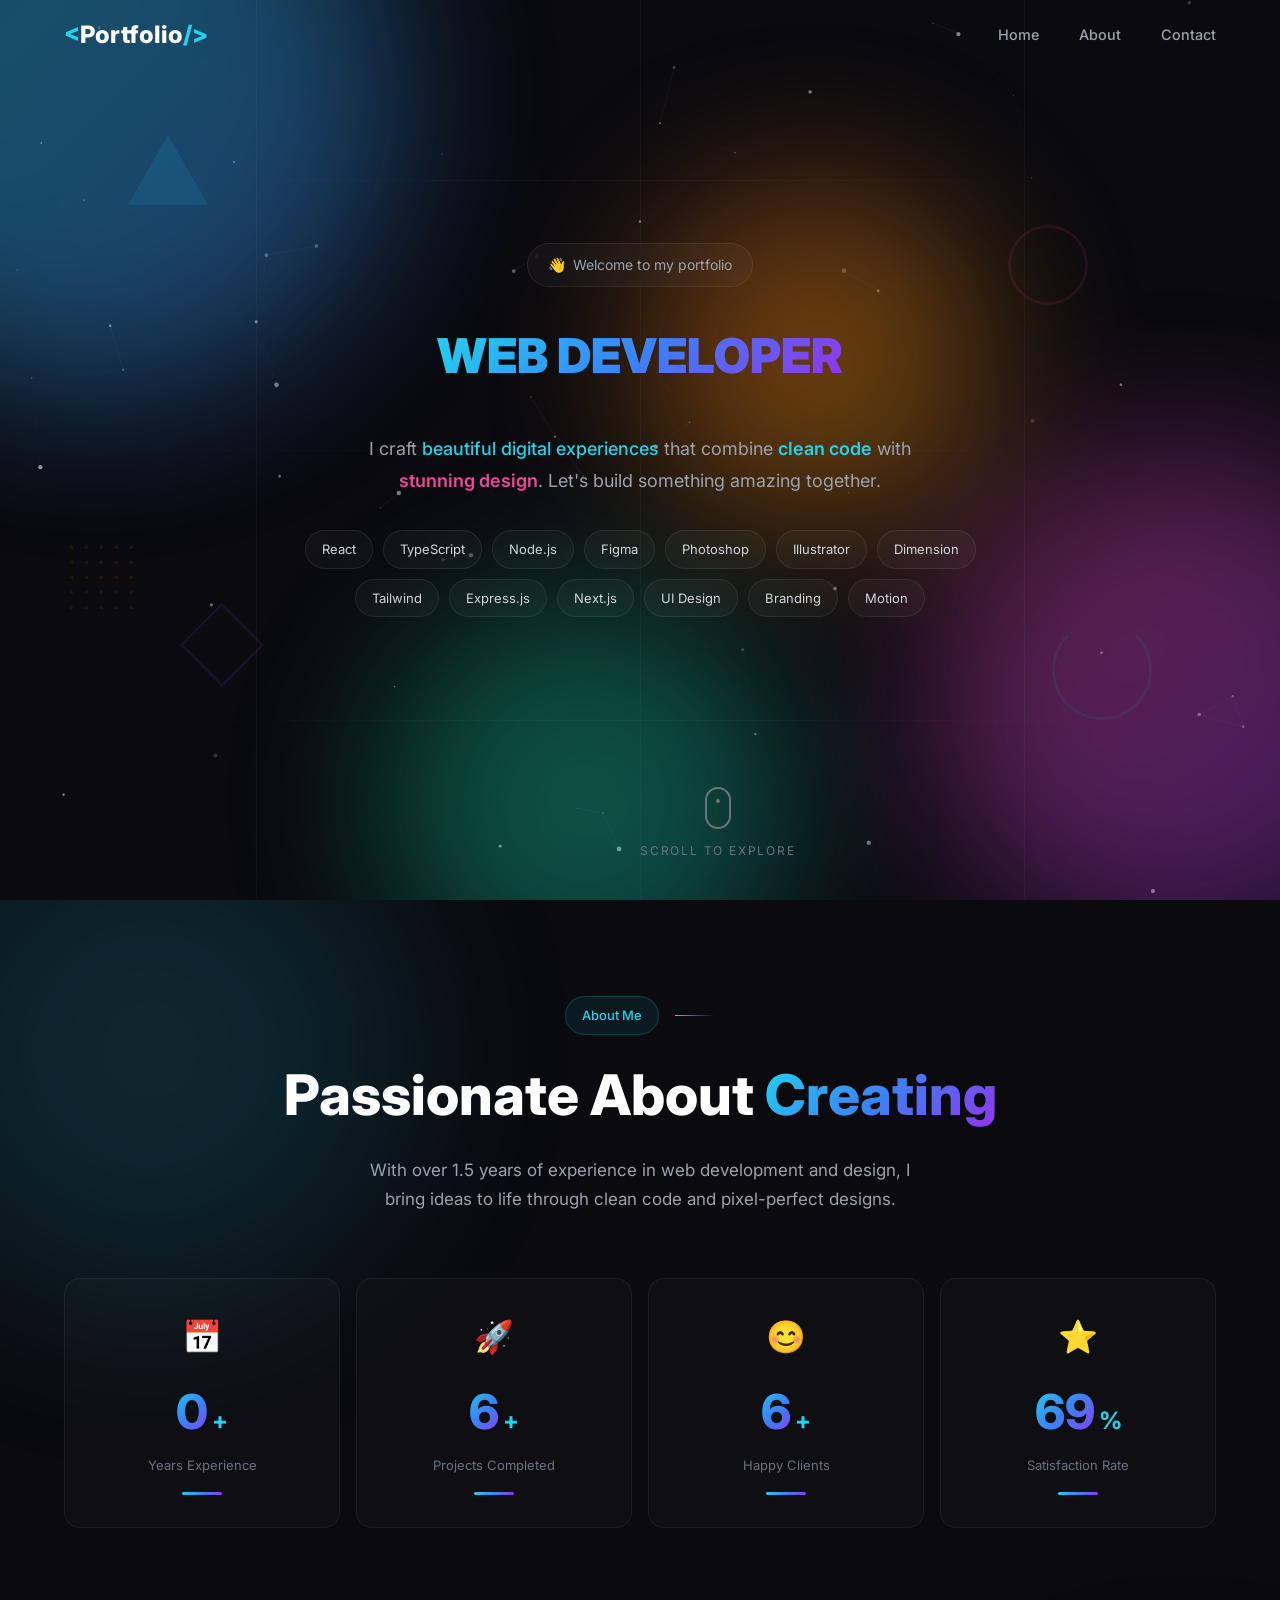
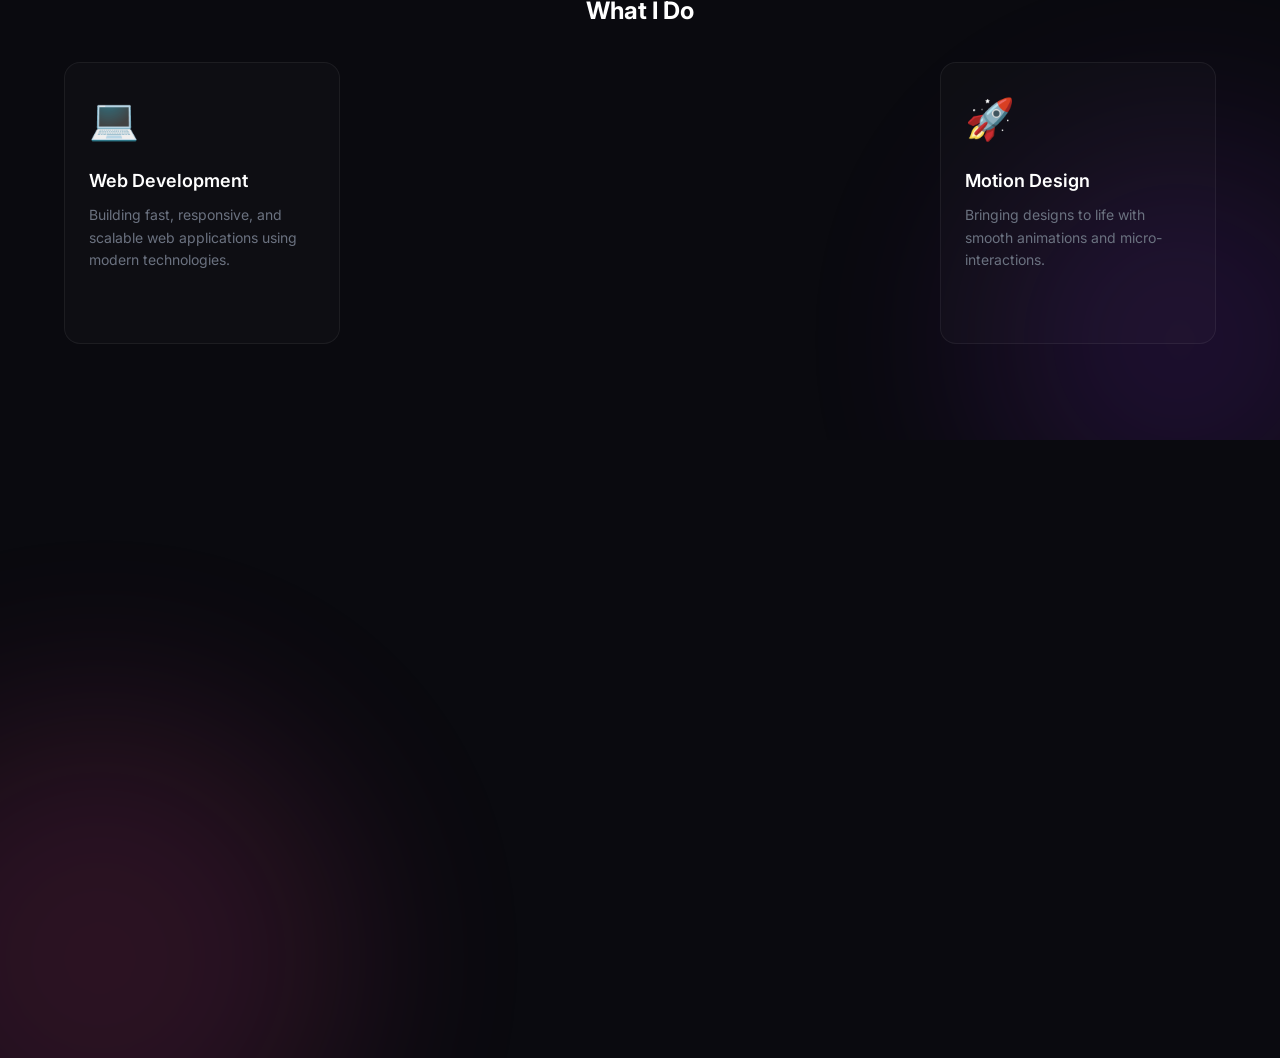
<file: index.html>
<!DOCTYPE html>
<html lang="en">
<head>
    <meta charset="UTF-8">
    <meta name="viewport" content="width=device-width, initial-scale=1.0">
    <title>Alex | Web Developer & Graphic Designer</title>
    <link rel="stylesheet" href="style.css">
    <link rel="preconnect" href="https://fonts.googleapis.com">
    <link rel="preconnect" href="https://fonts.gstatic.com" crossorigin>
    <link href="https://fonts.googleapis.com/css2?family=Inter:wght@300;400;500;600;700;800;900&display=swap" rel="stylesheet">
</head>
<body>
    <!-- Animated Background Canvas -->
    <canvas id="particleCanvas" class="particle-canvas"></canvas>
    
    <!-- Animated Gradient Mesh Background -->
    <div class="gradient-mesh">
        <div class="mesh-blob mesh-blob-1"></div>
        <div class="mesh-blob mesh-blob-2"></div>
        <div class="mesh-blob mesh-blob-3"></div>
        <div class="mesh-blob mesh-blob-4"></div>
    </div>

    <!-- Navigation -->
    <nav class="navbar" id="navbar">
        <div class="nav-container">
            <a href="#" class="logo">
                <span class="logo-bracket">&lt;</span>Portfolio<span class="logo-bracket">/&gt;</span>
            </a>
            <ul class="nav-links">
                <li><a href="#home" class="nav-link">Home</a></li>
                <li><a href="#about" class="nav-link">About</a></li>
               <!-- <li><a href="#projects" class="nav-link">Projects</a></li>-->
                <li><a href="#contact" class="nav-link">Contact</a></li>
            </ul>
            <a href="#contact" class="nav-cta">Hire Me</a>
            <button class="mobile-menu-btn" id="mobileMenuBtn" aria-label="Toggle menu">
                <span class="menu-line"></span>
                <span class="menu-line"></span>
                <span class="menu-line"></span>
            </button>
        </div>
    </nav>

    <!-- Mobile Menu -->
    <div class="mobile-menu" id="mobileMenu">
        <div class="mobile-menu-bg"></div>
        <a href="#home" class="mobile-link" style="--delay: 0.1s">Home</a>
        <a href="#about" class="mobile-link" style="--delay: 0.2s">About</a>
        <!-- <a href="#projects" class="mobile-link" style="--delay: 0.3s">Projects</a> -->
        <a href="#contact" class="mobile-link" style="--delay: 0.4s">Contact</a>
        <a href="#contact" class="mobile-cta" style="--delay: 0.5s">Hire Me</a>
    </div>

    <!-- Hero Section -->
    <section class="hero" id="home">
        <!-- Floating Geometric Shapes -->
        <div class="shape shape-triangle"></div>
        <div class="shape shape-circle"></div>
        <div class="shape shape-square"></div>
        <div class="shape shape-ring"></div>
        <div class="shape shape-dots"></div>

        <!-- Animated Grid Lines -->
        <div class="grid-lines">
            <div class="grid-line grid-line-h"></div>
            <div class="grid-line grid-line-h"></div>
            <div class="grid-line grid-line-h"></div>
            <div class="grid-line grid-line-v"></div>
            <div class="grid-line grid-line-v"></div>
            <div class="grid-line grid-line-v"></div>
        </div>

        <div class="hero-content">
            <!-- Greeting Badge -->
            <div class="greeting-wrapper scroll-reveal" data-reveal="fade-up">
                <span class="greeting">
                    <span class="greeting-wave">👋</span>
                    <span class="greeting-text">Welcome to my portfolio</span>
                </span>
            </div>
            
            <!-- Name with Typing Effect -->
           <!-- <h1 class="hero-name scroll-reveal" data-reveal="fade-up" data-delay="100">
                <span class="name-prefix">Hi, I'm</span>
                <span class="name-highlight">
                    <span class="typing-text">Alex</span>
                    <span class="typing-cursor"></span>
                </span>
            </h1> -->

            <!-- Infinite Loop Role Animation -->
            <div class="role-container scroll-reveal" data-reveal="fade-up" data-delay="200">
                <div class="role-wrapper">
                    <div class="role role-1 active">
                        <span class="role-text">WEB DEVELOPER</span>
                        <span class="role-glow"></span>
                    </div>
                    <div class="role role-2">
                        <span class="role-text">UI/UX DESIGNER</span>
                        <span class="role-glow"></span>
                    </div>
                    <div class="role role-3">
                        <span class="role-text">GRAPHIC DESIGNER</span>
                        <span class="role-glow"></span>
                    </div>
                    <div class="role role-4">
                        <span class="role-text">CREATIVE CODER</span>
                        <span class="role-glow"></span>
                    </div>
                </div>
            </div>

            <!-- Description -->
            <p class="hero-description scroll-reveal" data-reveal="fade-up" data-delay="300">
                I craft <span class="highlight-cyan">beautiful digital experiences</span> that combine 
                <span class="highlight-word" data-color="cyan">clean code</span> with 
                <span class="highlight-word" data-color="pink">stunning design</span>. 
                Let's build something amazing together.
            </p>

            <!-- Skills Tags -->
            <div class="skills-container scroll-reveal" data-reveal="fade-up" data-delay="400">
                <span class="skill-tag" style="--tag-color: #22d3ee">React</span>
                <span class="skill-tag" style="--tag-color: #3b82f6">TypeScript</span>
                <span class="skill-tag" style="--tag-color: #10b981">Node.js</span>
                <span class="skill-tag" style="--tag-color: #f472b6">Figma</span>
                <span class="skill-tag" style="--tag-color: #8b5cf6">Photoshop</span>
                <span class="skill-tag" style="--tag-color: #f59e0b">Illustrator</span>
                <span class="skill-tag" style="--tag-color: #f59e0b">Dimension</span>
                <span class="skill-tag" style="--tag-color: #06b6d4">Tailwind</span>
                <span class="skill-tag" style="--tag-color: #ec4899">Express.js</span>
                <span class="skill-tag" style="--tag-color: #6366f1">Next.js</span>
                <span class="skill-tag" style="--tag-color: #14b8a6">UI Design</span>
                <span class="skill-tag" style="--tag-color: #f97316">Branding</span>
                <span class="skill-tag" style="--tag-color: #a855f7">Motion</span>
            </div>

            <!-- CTA Buttons -->
            <div class="hero-buttons scroll-reveal" data-reveal="fade-up" data-delay="500">
                <a href="#projects" class="btn btn-primary btn-glow">
                    <span class="btn-text">View My Work</span>
                    <span class="btn-icon-wrapper">
                        <svg class="btn-icon" viewBox="0 0 24 24" fill="none" stroke="currentColor" stroke-width="2">
                            <path d="M17 8l4 4m0 0l-4 4m4-4H3"/>
                        </svg>
                    </span>
                </a>
                <a href="#contact" class="btn btn-secondary">
                    <span class="btn-text">Get In Touch</span>
                </a>
            </div>

            <!-- Role Indicator Dots -->
            <div class="role-dots scroll-reveal" data-reveal="fade-up" data-delay="600">
                <button class="role-dot active" data-index="0" aria-label="Web Developer">
                    <span class="dot-pulse"></span>
                </button>
                <button class="role-dot" data-index="1" aria-label="UI/UX Designer">
                    <span class="dot-pulse"></span>
                </button>
                <button class="role-dot" data-index="2" aria-label="Graphic Designer">
                    <span class="dot-pulse"></span>
                </button>
                <button class="role-dot" data-index="3" aria-label="Creative Coder">
                    <span class="dot-pulse"></span>
                </button>
            </div>
        </div>

        <!-- Scroll Indicator -->
        <a href="#about" class="scroll-indicator scroll-reveal" data-reveal="fade-up" data-delay="700">
            <div class="scroll-mouse">
                <div class="scroll-wheel"></div>
            </div>
            <span class="scroll-text">Scroll to explore</span>
        </a>

        <!-- Corner Accents -->
        <div class="corner-accent corner-tl">
            <div class="corner-line corner-line-h"></div>
            <div class="corner-line corner-line-v"></div>
        </div>
        <div class="corner-accent corner-tr">
            <div class="corner-line corner-line-h"></div>
            <div class="corner-line corner-line-v"></div>
        </div>
        <div class="corner-accent corner-bl">
            <div class="corner-line corner-line-h"></div>
            <div class="corner-line corner-line-v"></div>
        </div>
        <div class="corner-accent corner-br">
            <div class="corner-line corner-line-h"></div>
            <div class="corner-line corner-line-v"></div>
        </div>
    </section>

    <!-- About Section -->
    <section class="about" id="about">
        <!-- Section Background -->
        <div class="section-bg">
            <div class="bg-glow bg-glow-1"></div>
            <div class="bg-glow bg-glow-2"></div>
        </div>

        <div class="container">
            <div class="section-header scroll-reveal" data-reveal="fade-up">
                <div class="section-tag-wrapper">
                    <span class="section-tag">About Me</span>
                    <span class="tag-line"></span>
                </div>
                <h2 class="section-title">
                    Passionate About <span class="gradient-text">Creating</span>
                </h2>
                <p class="section-description">
                    With over 1.5 years of experience in web development and design, I bring ideas to life 
                    through clean code and pixel-perfect designs.
                </p>
            </div>

            <!-- Stats Grid -->
            <div class="stats-grid">
                <div class="stat-card scroll-reveal" data-reveal="scale-up" data-delay="100">
                    <div class="stat-icon">📅</div>
                    <div class="stat-value" data-target="1.5">0</div>
                    <div class="stat-suffix">+</div>
                    <div class="stat-label">Years Experience</div>
                    <div class="stat-bar"></div>
                </div>
                <div class="stat-card scroll-reveal" data-reveal="scale-up" data-delay="200">
                    <div class="stat-icon">🚀</div>
                    <div class="stat-value" data-target="10">0</div>
                    <div class="stat-suffix">+</div>
                    <div class="stat-label">Projects Completed</div>
                    <div class="stat-bar"></div>
                </div>
                <div class="stat-card scroll-reveal" data-reveal="scale-up" data-delay="300">
                    <div class="stat-icon">😊</div>
                    <div class="stat-value" data-target="10">0</div>
                    <div class="stat-suffix">+</div>
                    <div class="stat-label">Happy Clients</div>
                    <div class="stat-bar"></div>
                </div>
                <div class="stat-card scroll-reveal" data-reveal="scale-up" data-delay="400">
                    <div class="stat-icon">⭐</div>
                    <div class="stat-value" data-target="100">0</div>
                    <div class="stat-suffix">%</div>
                    <div class="stat-label">Satisfaction Rate</div>
                    <div class="stat-bar"></div>
                </div>
            </div>

            <!-- Services -->
            <div class="services-section">
                <h3 class="services-title scroll-reveal" data-reveal="fade-up">What I Do</h3>
                <div class="services-grid">
                    <div class="service-card scroll-reveal" data-reveal="slide-left" data-delay="100">
                        <div class="service-icon-wrapper">
                            <div class="service-icon">💻</div>
                            <div class="service-icon-glow"></div>
                        </div>
                        <h4 class="service-title">Web Development</h4>
                        <p class="service-description">Building fast, responsive, and scalable web applications using modern technologies.</p>
                        <div class="service-arrow">→</div>
                    </div>
                    <div class="service-card scroll-reveal" data-reveal="slide-up" data-delay="200">
                        <div class="service-icon-wrapper">
                            <div class="service-icon">🎨</div>
                            <div class="service-icon-glow"></div>
                        </div>
                        <h4 class="service-title">UI/UX Design</h4>
                        <p class="service-description">Creating intuitive and visually stunning user interfaces that delight users.</p>
                        <div class="service-arrow">→</div>
                    </div>
                    <div class="service-card scroll-reveal" data-reveal="slide-up" data-delay="300">
                        <div class="service-icon-wrapper">
                            <div class="service-icon">✨</div>
                            <div class="service-icon-glow"></div>
                        </div>
                        <h4 class="service-title">Graphic Design</h4>
                        <p class="service-description">Crafting memorable brand identities, logos, and marketing materials.</p>
                        <div class="service-arrow">→</div>
                    </div>
                    <div class="service-card scroll-reveal" data-reveal="slide-right" data-delay="400">
                        <div class="service-icon-wrapper">
                            <div class="service-icon">🚀</div>
                            <div class="service-icon-glow"></div>
                        </div>
                        <h4 class="service-title">Motion Design</h4>
                        <p class="service-description">Bringing designs to life with smooth animations and micro-interactions.</p>
                        <div class="service-arrow">→</div>
                    </div>
                </div>
            </div>
        </div>
    </section>

    <!-- Projects Section -->
    <section class="projects" id="projects">
        <div class="section-bg">
            <div class="bg-glow bg-glow-3"></div>
        </div>

        <div class="container">
            <div class="section-header scroll-reveal" data-reveal="fade-up">
                <div class="section-tag-wrapper">
                    <span class="section-tag section-tag-purple">My Work</span>
                    <span class="tag-line tag-line-purple"></span>
                </div>
                <h2 class="section-title">
                    Featured <span class="gradient-text-purple">Projects</span>
                </h2>
                <p class="section-description">
                    A selection of my recent work across web development, UI/UX design, and graphic design.
                </p>
            </div>

            <!-- Projects Grid -->
            <div class="projects-grid">
                <article class="project-card scroll-reveal" data-reveal="slide-up" data-delay="100">
                    <div class="project-image-wrapper">
                        <div class="project-image project-gradient-pink">
                            <span class="project-icon">🛒</span>
                        </div>
                        <div class="project-overlay">
                            <span class="project-view">View Project</span>
                        </div>
                    </div>
                    <div class="project-content">
                        <span class="project-category">Web Development</span>
                        <h3 class="project-title">E-Commerce Platform</h3>
                        <p class="project-description">A full-stack e-commerce solution with real-time inventory and payment integration.</p>
                        <div class="project-tech">
                            <span class="tech-tag">React</span>
                            <span class="tech-tag">Node.js</span>
                            <span class="tech-tag">MongoDB</span>
                            <span class="tech-tag">Stripe</span>
                        </div>
                    </div>
                </article>

                <article class="project-card scroll-reveal" data-reveal="slide-up" data-delay="200">
                    <div class="project-image-wrapper">
                        <div class="project-image project-gradient-cyan">
                            <span class="project-icon">📊</span>
                        </div>
                        <div class="project-overlay">
                            <span class="project-view">View Project</span>
                        </div>
                    </div>
                    <div class="project-content">
                        <span class="project-category">UI/UX Design</span>
                        <h3 class="project-title">Finance Dashboard</h3>
                        <p class="project-description">Modern dashboard for tracking investments, expenses, and financial goals.</p>
                        <div class="project-tech">
                            <span class="tech-tag">Figma</span>
                            <span class="tech-tag">React</span>
                            <span class="tech-tag">D3.js</span>
                            <span class="tech-tag">TypeScript</span>
                        </div>
                    </div>
                </article>

                <article class="project-card scroll-reveal" data-reveal="slide-up" data-delay="300">
                    <div class="project-image-wrapper">
                        <div class="project-image project-gradient-purple">
                            <span class="project-icon">🎨</span>
                        </div>
                        <div class="project-overlay">
                            <span class="project-view">View Project</span>
                        </div>
                    </div>
                    <div class="project-content">
                        <span class="project-category">Graphic Design</span>
                        <h3 class="project-title">Brand Identity</h3>
                        <p class="project-description">Complete brand identity including logo, color palette, and marketing materials.</p>
                        <div class="project-tech">
                            <span class="tech-tag">Illustrator</span>
                            <span class="tech-tag">Photoshop</span>
                            <span class="tech-tag">InDesign</span>
                        </div>
                    </div>
                </article>

                <article class="project-card scroll-reveal" data-reveal="slide-up" data-delay="100">
                    <div class="project-image-wrapper">
                        <div class="project-image project-gradient-emerald">
                            <span class="project-icon">💬</span>
                        </div>
                        <div class="project-overlay">
                            <span class="project-view">View Project</span>
                        </div>
                    </div>
                    <div class="project-content">
                        <span class="project-category">Web Development</span>
                        <h3 class="project-title">Social Media App</h3>
                        <p class="project-description">Real-time social platform with messaging, posts, and user interactions.</p>
                        <div class="project-tech">
                            <span class="tech-tag">Next.js</span>
                            <span class="tech-tag">Socket.io</span>
                            <span class="tech-tag">PostgreSQL</span>
                            <span class="tech-tag">Redis</span>
                        </div>
                    </div>
                </article>

                <article class="project-card scroll-reveal" data-reveal="slide-up" data-delay="200">
                    <div class="project-image-wrapper">
                        <div class="project-image project-gradient-orange">
                            <span class="project-icon">🌐</span>
                        </div>
                        <div class="project-overlay">
                            <span class="project-view">View Project</span>
                        </div>
                    </div>
                    <div class="project-content">
                        <span class="project-category">UI/UX Design</span>
                        <h3 class="project-title">Portfolio Website</h3>
                        <p class="project-description">Creative portfolio website with smooth animations and interactive elements.</p>
                        <div class="project-tech">
                            <span class="tech-tag">Figma</span>
                            <span class="tech-tag">Framer</span>
                            <span class="tech-tag">GSAP</span>
                            <span class="tech-tag">Three.js</span>
                        </div>
                    </div>
                </article>

                <article class="project-card scroll-reveal" data-reveal="slide-up" data-delay="300">
                    <div class="project-image-wrapper">
                        <div class="project-image project-gradient-red">
                            <span class="project-icon">📱</span>
                        </div>
                        <div class="project-overlay">
                            <span class="project-view">View Project</span>
                        </div>
                    </div>
                    <div class="project-content">
                        <span class="project-category">Graphic Design</span>
                        <h3 class="project-title">Mobile App Design</h3>
                        <p class="project-description">Fitness tracking app with intuitive UI and engaging user experience.</p>
                        <div class="project-tech">
                            <span class="tech-tag">Figma</span>
                            <span class="tech-tag">Principle</span>
                            <span class="tech-tag">After Effects</span>
                        </div>
                    </div>
                </article>
            </div>

            <!-- View All Button -->
            <div class="text-center scroll-reveal" data-reveal="fade-up" data-delay="400">
                <a href="#" class="btn btn-outline btn-animated">
                    <span class="btn-text">View All Projects</span>
                    <span class="btn-icon-wrapper">
                        <svg class="btn-icon" viewBox="0 0 24 24" fill="none" stroke="currentColor" stroke-width="2">
                            <path d="M17 8l4 4m0 0l-4 4m4-4H3"/>
                        </svg>
                    </span>
                </a>
            </div>
        </div>
    </section>

    <!-- Contact Section -->
    <section class="contact" id="contact">
        <div class="section-bg">
            <div class="bg-glow bg-glow-4"></div>
        </div>

        <div class="container">
            <div class="section-header scroll-reveal" data-reveal="fade-up">
                <div class="section-tag-wrapper">
                    <span class="section-tag section-tag-pink">Get In Touch</span>
                    <span class="tag-line tag-line-pink"></span>
                </div>
               <!-- <h2 class="section-title">
                    Let's Work <span class="gradient-text-pink">Together</span>
                </h2>-->
                <p class="section-description">
                    Have a project in mind? I'd love to hear about it. Send me a message and let's create something amazing.
                </p>
            </div>

            <div class="contact-grid">
                <!-- Contact Form -->
                <div class="contact-form-wrapper scroll-reveal" data-reveal="slide-right">
                    <form class="contact-form" id="contactForm">
                        <div class="form-group">
                            <label for="name" class="form-label">
                                <span class="label-icon">👤</span>
                                Your Name
                            </label>
                            <input type="text" id="name" name="name" class="form-input" placeholder="John Doe" required>
                            <span class="input-focus"></span>
                        </div>
                        <div class="form-group">
                            <label for="email" class="form-label">
                                <span class="label-icon">✉️</span>
                                Your Email
                            </label>
                            <input type="email" id="email" name="email" class="form-input" placeholder="john@example.com" required>
                            <span class="input-focus"></span>
                        </div>
                        <div class="form-group">
                            <label for="message" class="form-label">
                                <span class="label-icon">💬</span>
                                Your Message
                            </label>
                            <textarea id="message" name="message" class="form-textarea" rows="5" placeholder="Tell me about your project..." required></textarea>
                            <span class="input-focus"></span>
                        </div>
                        <button type="submit" class="btn btn-primary btn-glow btn-full">
                            <span class="btn-text">Send Message</span>
                            <span class="btn-icon-wrapper">
                                <svg class="btn-icon" viewBox="0 0 24 24" fill="none" stroke="currentColor" stroke-width="2">
                                    <path d="M12 19l9 2-9-18-9 18 9-2zm0 0v-8"/>
                                </svg>
                            </span>
                        </button>
                    </form>
                </div>

                <!-- Contact Info -->
                <div class="contact-info scroll-reveal" data-reveal="slide-left">
                    <div class="info-card">
                        <h3 class="info-title">Contact Information</h3>
                        <div class="info-items">
                            <div class="info-item">
                                <div class="info-icon info-icon-cyan">
                                    <span class="info-icon-inner">📧</span>
                                </div>
                                <div class="info-content">
                                    <span class="info-label">Email</span>
                                    <span class="info-value">work.sahani@gmail.com</span>
                                </div>
                            </div>
                            <div class="info-item">
                                <div class="info-icon info-icon-purple">
                                    <span class="info-icon-inner">📍</span>
                                </div>
                                <div class="info-content">
                                    <span class="info-label">Location</span>
                                    <span class="info-value">Mumbai, Maharashtra</span>
                                </div>
                            </div>
                            <div class="info-item">
                                <div class="info-icon info-icon-pink">
                                    <span class="info-icon-inner">🕐</span>
                                </div>
                                <div class="info-content">
                                    <span class="info-label">Availability</span>
                                    <span class="info-value">Open for freelance</span>
                                </div>
                            </div>
                        </div>
                    </div>

                    <div class="info-card" style="display: none;">
                        <h3 class="info-title">Follow Me</h3>
                        <div class="social-links">
                            <a href="#" class="social-link" title="GitHub">
                                <span class="social-icon">⭐</span>
                                <span class="social-glow"></span>
                            </a>
                            <a href="#" class="social-link" title="LinkedIn">
                                <span class="social-icon">💼</span>
                                <span class="social-glow"></span>
                            </a>
                            <a href="#" class="social-link" title="Dribbble">
                                <span class="social-icon">🏀</span>
                                <span class="social-glow"></span>
                            </a>
                            <a href="#" class="social-link" title="Twitter">
                                <span class="social-icon">🐦</span>
                                <span class="social-glow"></span>
                            </a>
                        </div>
                    </div>

                    <div class="quick-response">
                        <div class="quick-icon">⚡</div>
                        <div class="quick-content">
                            <p class="quick-title">Quick Response</p>
                            <p class="quick-desc">I typically respond within 24 hours</p>
                        </div>
                    </div>
                </div>
            </div>
        </div>
    </section>

    <!-- Footer -->
    <footer class="footer">
        <div class="container">
            <div class="footer-content">
                <div class="footer-logo">
                    <span class="logo-bracket">&lt;</span>Alex<span class="logo-bracket">/&gt;</span>
                </div>
                <p class="footer-text">
                    © <span id="currentYear"></span> Alex. Crafted with <span class="heart">♥</span> and lots of <span class="coffee">☕</span>
                </p>
                <button class="back-to-top" id="backToTop" aria-label="Back to top">
                    <span class="back-to-top-text">Back to top</span>
                    <div class="back-to-top-icon">
                        <svg viewBox="0 0 24 24" fill="none" stroke="currentColor" stroke-width="2">
                            <path d="M5 10l7-7m0 0l7 7m-7-7v18"/>
                        </svg>
                    </div>
                </button>
            </div>
        </div>
    </footer>

    <script src="script.js"></script>
</body>
</html>
</file>
<file: style.css>
/* ========================================
   PORTFOLIO - ATTRACTIVE DESIGN
   Pure CSS - No Frameworks
   ======================================== */

/* CSS Variables */
:root {
    --color-bg: #0a0a0f;
    --color-bg-light: #111118;
    --color-white: #ffffff;
    --color-gray-100: #f3f4f6;
    --color-gray-300: #d1d5db;
    --color-gray-400: #9ca3af;
    --color-gray-500: #6b7280;
    --color-gray-600: #4b5563;
    --color-gray-700: #374151;
    --color-gray-800: #1f2937;
    --color-gray-900: #111827;
    
    --color-cyan: #22d3ee;
    --color-cyan-dark: #0891b2;
    --color-blue: #3b82f6;
    --color-purple: #9333ea;
    --color-pink: #ec4899;
    --color-rose: #f43f5e;
    --color-orange: #f97316;
    --color-amber: #f59e0b;
    --color-emerald: #10b981;
    --color-teal: #14b8a6;
    --color-violet: #8b5cf6;
    --color-indigo: #6366f1;
    
    --gradient-cyan-purple: linear-gradient(135deg, var(--color-cyan), var(--color-blue), var(--color-purple));
    --gradient-pink-orange: linear-gradient(135deg, var(--color-pink), var(--color-rose), var(--color-orange));
    --gradient-purple-pink: linear-gradient(135deg, var(--color-violet), var(--color-purple), var(--color-pink));
    --gradient-emerald-cyan: linear-gradient(135deg, var(--color-emerald), var(--color-teal), var(--color-cyan));
    
    --font-family: 'Inter', -apple-system, BlinkMacSystemFont, 'Segoe UI', Roboto, sans-serif;
    
    --transition-fast: 0.2s cubic-bezier(0.4, 0, 0.2, 1);
    --transition-normal: 0.3s cubic-bezier(0.4, 0, 0.2, 1);
    --transition-slow: 0.5s cubic-bezier(0.4, 0, 0.2, 1);
    --transition-spring: 0.6s cubic-bezier(0.34, 1.56, 0.64, 1);
}

/* Reset & Base */
*, *::before, *::after {
    margin: 0;
    padding: 0;
    box-sizing: border-box;
}

html {
    scroll-behavior: smooth;
    font-size: 16px;
}

body {
    font-family: var(--font-family);
    background-color: var(--color-bg);
    color: var(--color-white);
    line-height: 1.6;
    overflow-x: hidden;
    min-height: 100vh;
}

a {
    text-decoration: none;
    color: inherit;
}

ul {
    list-style: none;
}

button {
    font-family: inherit;
    cursor: pointer;
    border: none;
    background: none;
}

/* ========================================
   PARTICLE CANVAS BACKGROUND
   ======================================== */
.particle-canvas {
    position: fixed;
    top: 0;
    left: 0;
    width: 100%;
    height: 100%;
    pointer-events: none;
    z-index: 0;
}

/* ========================================
   ANIMATED GRADIENT MESH BACKGROUND
   ======================================== */
.gradient-mesh {
    position: fixed;
    top: 0;
    left: 0;
    width: 100%;
    height: 100%;
    pointer-events: none;
    z-index: 0;
    overflow: hidden;
}

.mesh-blob {
    position: absolute;
    border-radius: 50%;
    filter: blur(80px);
    opacity: 0.4;
    animation: blobFloat 20s ease-in-out infinite;
}

.mesh-blob-1 {
    width: 600px;
    height: 600px;
    background: linear-gradient(135deg, var(--color-cyan), var(--color-blue));
    top: -200px;
    left: -200px;
    animation-delay: 0s;
}

.mesh-blob-2 {
    width: 500px;
    height: 500px;
    background: linear-gradient(135deg, var(--color-pink), var(--color-purple));
    top: 50%;
    right: -150px;
    animation-delay: -5s;
}

.mesh-blob-3 {
    width: 400px;
    height: 400px;
    background: linear-gradient(135deg, var(--color-emerald), var(--color-teal));
    bottom: -100px;
    left: 30%;
    animation-delay: -10s;
}

.mesh-blob-4 {
    width: 350px;
    height: 350px;
    background: linear-gradient(135deg, var(--color-orange), var(--color-amber));
    top: 20%;
    left: 50%;
    animation-delay: -15s;
}

@keyframes blobFloat {
    0%, 100% {
        transform: translate(0, 0) scale(1);
    }
    25% {
        transform: translate(50px, -30px) scale(1.1);
    }
    50% {
        transform: translate(-30px, 50px) scale(0.9);
    }
    75% {
        transform: translate(-50px, -20px) scale(1.05);
    }
}

/* ========================================
   NAVIGATION
   ======================================== */
.navbar {
    position: fixed;
    top: 0;
    left: 0;
    right: 0;
    z-index: 1000;
    padding: 1rem 0;
    transition: all var(--transition-normal);
}

.navbar.scrolled {
    background: #1f2937;
    backdrop-filter: blur(20px);
    border-bottom: 1px solid rgba(255, 255, 255, 0.05);
}

.nav-container {
    max-width: 1200px;
    margin: 0 auto;
    padding: 0 1.5rem;
    display: flex;
    align-items: center;
    justify-content: space-between;
}

.logo {
    font-size: 1.5rem;
    font-weight: 800;
    color: var(--color-white);
}

.logo-bracket {
    color: var(--color-cyan);
    transition: color var(--transition-normal);
}

.logo:hover .logo-bracket {
    color: var(--color-pink);
}

.nav-links {
    display: flex;
    align-items: center;
    gap: 2.5rem;
}

.nav-link {
    color: var(--color-gray-400);
    font-size: 0.9rem;
    font-weight: 500;
    position: relative;
    padding: 0.5rem 0;
    transition: color var(--transition-normal);
}

.nav-link::before {
    content: '';
    position: absolute;
    bottom: 0;
    left: 0;
    width: 0;
    height: 2px;
    background: var(--gradient-cyan-purple);
    transition: width var(--transition-normal);
}

.nav-link:hover {
    color: var(--color-white);
}

.nav-link:hover::before {
    width: 100%;
}

.nav-cta {
    padding: 0.625rem 1.5rem;
    background: var(--gradient-cyan-purple);
    color: var(--color-white);
    border-radius: 9999px;
    display: none;
    font-size: 0.875rem;
    font-weight: 600;
    position: relative;
    overflow: hidden;
    transition: all var(--transition-normal);
}

.nav-cta::before {
    content: '';
    position: absolute;
    inset: 0;
    background: var(--gradient-purple-pink);
    opacity: 0;
    transition: opacity var(--transition-normal);
}

.nav-cta:hover {
    transform: translateY(-2px);
    box-shadow: 0 10px 30px rgba(34, 211, 238, 0.3);
}

.nav-cta:hover::before {
    opacity: 1;
}

.nav-cta span {
    position: relative;
    z-index: 1;
}

/* Mobile Menu Button */
.mobile-menu-btn {
    display: none;
    flex-direction: column;
    justify-content: center;
    align-items: center;
    width: 40px;
    height: 40px;
    gap: 6px;
}

.menu-line {
    display: block;
    width: 24px;
    height: 2px;
    background: var(--color-white);
    border-radius: 2px;
    transition: all var(--transition-normal);
    transform-origin: center;
}

.mobile-menu-btn.active .menu-line:nth-child(1) {
    transform: translateY(8px) rotate(45deg);
}

.mobile-menu-btn.active .menu-line:nth-child(2) {
    opacity: 0;
    transform: scaleX(0);
}

.mobile-menu-btn.active .menu-line:nth-child(3) {
    transform: translateY(-8px) rotate(-45deg);
}

/* Mobile Menu */
.mobile-menu {
    position: fixed;
    top: 0;
    left: 50%;
    right: 0;
    bottom: 0;
    z-index: 999;
    display: flex;
    flex-direction: column;
    align-items: center;
    justify-content: center;
    gap: 2rem;
    opacity: 0;
    visibility: hidden;
    transition: all var(--transition-slow);
}

.mobile-menu-bg {
    position: absolute;
    inset: 0;
    background: #1f2937;
    backdrop-filter: blur(30px);
    transform: scale(1.1);
    opacity: 0;
    transition: all var(--transition-slow);
}

.mobile-menu.active {
    opacity: 1;
    visibility: visible;
}

.mobile-menu.active .mobile-menu-bg {
    transform: scale(1);
    opacity: 1;
}

.mobile-link {
    font-size: 1.4rem;
    font-weight: 700;
    color: var(--color-white);
    opacity: 0;
    transform: translateY(30px);
    transition: all var(--transition-slow);
    transition-delay: var(--delay, 0s);
    position: relative;
    z-index: 1;
}

.mobile-menu.active .mobile-link {
    opacity: 1;
    transform: translateY(0);
}

.mobile-link:hover {
    color: var(--color-cyan);
}

.mobile-cta {
    padding: 1rem 1.5rem;
    background: var(--gradient-cyan-purple);
    color: var(--color-white);
    border-radius: 9999px;
    font-size: 1.125rem;
    font-weight: 600;
    display: none;
    opacity: 0;
    transform: translateY(30px);
    transition: all var(--transition-slow);
    transition-delay: var(--delay, 0s);
    position: relative;
    z-index: 1;
    margin-top: 1rem;
}

.mobile-menu.active .mobile-cta {
    opacity: 1;
    transform: translateY(0);
}

/* ========================================
   HERO SECTION
   ======================================== */
.hero {
    min-height: 100vh;
    display: flex;
    align-items: center;
    justify-content: center;
    position: relative;
    overflow: hidden;
    padding: 6rem 1.5rem;
    z-index: 1;
}

/* Floating Geometric Shapes */
.shape {
    position: absolute;
    opacity: 0.1;
    pointer-events: none;
}

.shape-triangle {
    width: 0;
    height: 0;
    border-left: 40px solid transparent;
    border-right: 40px solid transparent;
    border-bottom: 70px solid var(--color-cyan);
    top: 15%;
    left: 10%;
    animation: shapeFloat 8s ease-in-out infinite;
}

.shape-circle {
    width: 80px;
    height: 80px;
    border: 3px solid var(--color-pink);
    border-radius: 50%;
    top: 25%;
    right: 15%;
    animation: shapeFloat 10s ease-in-out infinite reverse;
}

.shape-square {
    width: 60px;
    height: 60px;
    border: 3px solid var(--color-violet);
    transform: rotate(45deg);
    bottom: 25%;
    left: 15%;
    animation: shapeRotate 15s linear infinite;
}

.shape-ring {
    width: 100px;
    height: 100px;
    border: 3px solid var(--color-emerald);
    border-radius: 50%;
    border-top-color: transparent;
    bottom: 20%;
    right: 10%;
    animation: shapeRotate 8s linear infinite;
}

.shape-dots {
    width: 80px;
    height: 80px;
    background-image: radial-gradient(var(--color-orange) 2px, transparent 2px);
    background-size: 15px 15px;
    top: 60%;
    left: 5%;
    animation: shapeFloat 12s ease-in-out infinite;
}

@keyframes shapeFloat {
    0%, 100% { transform: translateY(0) rotate(0deg); }
    50% { transform: translateY(-30px) rotate(5deg); }
}

@keyframes shapeRotate {
    from { transform: rotate(0deg); }
    to { transform: rotate(360deg); }
}

/* Grid Lines */
.grid-lines {
    position: absolute;
    inset: 0;
    pointer-events: none;
    opacity: 0.03;
}

.grid-line {
    position: absolute;
    background: linear-gradient(90deg, transparent, var(--color-white), transparent);
}

.grid-line-h {
    width: 100%;
    height: 1px;
    left: 0;
}

.grid-line-h:nth-child(1) { top: 20%; animation: gridPulse 4s ease-in-out infinite; }
.grid-line-h:nth-child(2) { top: 50%; animation: gridPulse 4s ease-in-out infinite 1s; }
.grid-line-h:nth-child(3) { top: 80%; animation: gridPulse 4s ease-in-out infinite 2s; }

.grid-line-v {
    width: 1px;
    height: 100%;
    top: 0;
}

.grid-line-v:nth-child(4) { left: 20%; animation: gridPulse 4s ease-in-out infinite 0.5s; }
.grid-line-v:nth-child(5) { left: 50%; animation: gridPulse 4s ease-in-out infinite 1.5s; }
.grid-line-v:nth-child(6) { left: 80%; animation: gridPulse 4s ease-in-out infinite 2.5s; }

@keyframes gridPulse {
    0%, 100% { opacity: 0.03; }
    50% { opacity: 0.08; }
}

/* Hero Content */
.hero-content {
    text-align: center;
    max-width: 900px;
    position: relative;
    z-index: 2;
}

/* Greeting */
.greeting-wrapper {
    margin-bottom: 1.5rem;
}

.greeting {
    display: inline-flex;
    align-items: center;
    gap: 0.5rem;
    padding: 0.625rem 1.25rem;
    background: rgba(255, 255, 255, 0.03);
    border: 1px solid rgba(255, 255, 255, 0.08);
    border-radius: 9999px;
    font-size: 0.875rem;
    color: var(--color-gray-400);
    backdrop-filter: blur(10px);
}

.greeting-wave {
    display: inline-block;
    animation: wave 2s ease-in-out infinite;
}

@keyframes wave {
    0%, 100% { transform: rotate(0deg); }
    10%, 30%, 50% { transform: rotate(15deg); }
    20%, 40% { transform: rotate(-15deg); }
}

/* Hero Name */
.hero-name {
    font-size: clamp(2.5rem, 6vw, 4.5rem);
    font-weight: 800;
    color: var(--color-white);
    margin-bottom: 0.5rem;
}

.name-prefix {
    display: block;
    font-size: 0.5em;
    font-weight: 500;
    color: var(--color-gray-400);
    margin-bottom: 0.25rem;
}

.name-highlight {
    position: relative;
    display: inline-block;
}

.typing-text {
    background: var(--gradient-cyan-purple);
    -webkit-background-clip: text;
    -webkit-text-fill-color: transparent;
    background-clip: text;
}

.typing-cursor {
    display: inline-block;
    width: 3px;
    height: 1em;
    background: var(--color-cyan);
    margin-left: 4px;
    animation: cursorBlink 1s step-end infinite;
    vertical-align: middle;
}

@keyframes cursorBlink {
    0%, 100% { opacity: 1; }
    50% { opacity: 0; }
}

/* Role Animation */
.role-container {
    height: 90px;
    display: flex;
    align-items: center;
    justify-content: center;
    overflow: hidden;
    margin: 1.5rem 0 2rem;
    position: relative;
}

.role-wrapper {
    position: relative;
    width: 100%;
}

.role {
    font-size: clamp(1.75rem, 5vw, 3rem);
    font-weight: 900;
    position: absolute;
    left: 50%;
    top: 50%;
    transform: translate(-50%, -50%);
    white-space: nowrap;
    opacity: 0;
    transition: all 0.7s cubic-bezier(0.32, 0.72, 0, 1);
}

.role.active {
    opacity: 1;
    transform: translate(-50%, -50%) scale(1);
}

.role.prev {
    opacity: 0;
    transform: translate(-50%, -150%) scale(0.85);
}

.role.next {
    opacity: 0;
    transform: translate(-50%, 50%) scale(0.85);
}

.role-text {
    position: relative;
    z-index: 1;
}

.role-glow {
    position: absolute;
    inset: -20px -40px;
    background: inherit;
    filter: blur(40px);
    opacity: 0.3;
    z-index: 0;
    border-radius: 20px;
}

.role-1 .role-text {
    background: var(--gradient-cyan-purple);
    -webkit-background-clip: text;
    -webkit-text-fill-color: transparent;
    background-clip: text;
}

.role-2 .role-text {
    background: var(--gradient-pink-orange);
    -webkit-background-clip: text;
    -webkit-text-fill-color: transparent;
    background-clip: text;
}

.role-3 .role-text {
    background: var(--gradient-emerald-cyan);
    -webkit-background-clip: text;
    -webkit-text-fill-color: transparent;
    background-clip: text;
}

.role-4 .role-text {
    background: var(--gradient-purple-pink);
    -webkit-background-clip: text;
    -webkit-text-fill-color: transparent;
    background-clip: text;
}

/* Description */
.hero-description {
    font-size: 1.125rem;
    color: var(--color-gray-400);
    max-width: 600px;
    margin: 0 auto 2rem;
    line-height: 1.8;
}

.highlight-cyan {
    color: var(--color-cyan);
    font-weight: 500;
}

.highlight-word {
    position: relative;
    font-weight: 600;
}

.highlight-word[data-color="cyan"] {
    color: var(--color-cyan);
}

.highlight-word[data-color="pink"] {
    color: var(--color-pink);
}

/* Skills */
.skills-container {
    display: flex;
    flex-wrap: wrap;
    justify-content: center;
    gap: 0.625rem;
    margin-bottom: 2.5rem;
    max-width: 700px;
    margin-left: auto;
    margin-right: auto;
}

.skill-tag {
    padding: 0.5rem 1rem;
    background: rgba(255, 255, 255, 0.03);
    border: 1px solid rgba(255, 255, 255, 0.08);
    border-radius: 9999px;
    font-size: 0.8125rem;
    color: var(--color-gray-300);
    transition: all var(--transition-normal);
    position: relative;
    overflow: hidden;
}

.skill-tag::before {
    content: '';
    position: absolute;
    inset: 0;
    background: var(--tag-color);
    opacity: 0;
    transition: opacity var(--transition-normal);
}

.skill-tag:hover {
    border-color: var(--tag-color);
    transform: translateY(-2px) scale(1.05);
    color: var(--color-white);
}

.skill-tag:hover::before {
    opacity: 0.15;
}

/* Buttons */
.hero-buttons {
    display: none;
    flex-wrap: wrap;
    gap: 1rem;
    justify-content: center;
    margin-bottom: 2.5rem;
}

.btn {
    display: inline-flex;
    align-items: center;
    gap: 0.625rem;
    padding: 1rem 2rem;
    border-radius: 9999px;
    font-weight: 600;
    font-size: 0.9375rem;
    transition: all var(--transition-normal);
    position: relative;
    overflow: hidden;
}

.btn-text {
    position: relative;
    z-index: 1;
}

.btn-icon-wrapper {
    position: relative;
    z-index: 1;
    display: flex;
    align-items: center;
    justify-content: center;
}

.btn-icon {
    width: 18px;
    height: 18px;
    transition: transform var(--transition-normal);
}

.btn-primary {
    background: var(--gradient-cyan-purple);
    color: var(--color-white);
}

.btn-primary::before {
    content: '';
    position: absolute;
    inset: 0;
    background: var(--gradient-purple-pink);
    opacity: 0;
    transition: opacity var(--transition-normal);
}

.btn-primary:hover {
    transform: translateY(-3px);
}

.btn-primary:hover::before {
    opacity: 1;
}

.btn-primary:hover .btn-icon {
    transform: translateX(4px);
}

.btn-glow {
    box-shadow: 0 0 0 0 rgba(34, 211, 238, 0.4);
    animation: glowPulse 2s ease-in-out infinite;
}

@keyframes glowPulse {
    0%, 100% { box-shadow: 0 0 20px rgba(34, 211, 238, 0.3); }
    50% { box-shadow: 0 0 40px rgba(34, 211, 238, 0.5); }
}

.btn-secondary {
    border: 1px solid rgba(255, 255, 255, 0.15);
    color: var(--color-white);
    background: rgba(255, 255, 255, 0.02);
}

.btn-secondary:hover {
    background: rgba(255, 255, 255, 0.08);
    border-color: rgba(255, 255, 255, 0.3);
    transform: translateY(-3px);
}

.btn-outline {
    border: 1px solid rgba(255, 255, 255, 0.15);
    color: var(--color-white);
    background: transparent;
}

.btn-outline:hover {
    background: rgba(255, 255, 255, 0.05);
    border-color: rgba(255, 255, 255, 0.3);
}

.btn-outline:hover .btn-icon {
    transform: translateX(4px);
}

.btn-full {
    width: 100%;
    justify-content: center;
}

.btn-animated {
    position: relative;
}

.btn-animated::after {
    content: '';
    position: absolute;
    inset: -2px;
    background: var(--gradient-cyan-purple);
    border-radius: 9999px;
    opacity: 0;
    z-index: -1;
    filter: blur(10px);
    transition: opacity var(--transition-normal);
}

.btn-animated:hover::after {
    opacity: 0.5;
}

/* Role Dots */
.role-dots {
    display: none;
    gap: 0.75rem;
    justify-content: center;
}

.role-dot {
    width: 10px;
    height: 10px;
    border-radius: 50%;
    background: rgba(255, 255, 255, 0.15);
    position: relative;
    transition: all var(--transition-normal);
}

.role-dot.active {
    width: 32px;
    border-radius: 5px;
    background: var(--gradient-cyan-purple);
}

.dot-pulse {
    position: absolute;
    inset: -4px;
    border-radius: 50%;
    border: 2px solid var(--color-cyan);
    opacity: 0;
    animation: dotPulse 2s ease-out infinite;
}

.role-dot.active .dot-pulse {
    opacity: 1;
}

@keyframes dotPulse {
    0% { transform: scale(1); opacity: 0.5; }
    100% { transform: scale(2); opacity: 0; }
}

.role-dot:hover {
    background: rgba(255, 255, 255, 0.3);
}

/* Scroll Indicator */
.scroll-indicator {
    position: absolute;
    bottom: 2.5rem;
    left: 50%;
    transform: translateX(-50%);
    display: flex;
    flex-direction: column;
    align-items: center;
    gap: 0.75rem;
    color: var(--color-gray-500);
    transition: color var(--transition-normal);
}

.scroll-indicator:hover {
    color: var(--color-white);
}

.scroll-mouse {
    width: 26px;
    height: 42px;
    border: 2px solid currentColor;
    border-radius: 13px;
    display: flex;
    justify-content: center;
    padding-top: 10px;
}

.scroll-wheel {
    width: 4px;
    height: 4px;
    background: currentColor;
    border-radius: 50%;
    animation: scrollWheel 2s ease-in-out infinite;
}

@keyframes scrollWheel {
    0% { transform: translateY(0); opacity: 1; }
    50% { transform: translateY(12px); opacity: 0.3; }
    100% { transform: translateY(0); opacity: 1; }
}

.scroll-text {
    font-size: 0.75rem;
    text-transform: uppercase;
    letter-spacing: 0.15em;
}

/* Corner Accents */
.corner-accent {
    position: absolute;
    width: 60px;
    display: none;
    height: 60px;
}

.corner-tl { top: 2rem; left: 2rem; }
.corner-tr { top: 2rem; right: 2rem; transform: rotate(90deg); }
.corner-bl { bottom: 2rem; left: 2rem; transform: rotate(-90deg); }
.corner-br { bottom: 2rem; right: 2rem; transform: rotate(180deg); }

.corner-line {
    position: absolute;
    background: linear-gradient(90deg, var(--color-cyan), transparent);
}

.corner-line-h {
    width: 40px;
    height: 2px;
    top: 0;
    left: 0;
}

.corner-line-v {
    width: 2px;
    height: 40px;
    top: 0;
    left: 0;
}

/* ========================================
   SCROLL REVEAL ANIMATIONS
   ======================================== */
.scroll-reveal {
    opacity: 0;
    transition: all 0.8s cubic-bezier(0.4, 0, 0.2, 1);
}

.scroll-reveal[data-reveal="fade-up"] {
    transform: translateY(40px);
}

.scroll-reveal[data-reveal="fade-down"] {
    transform: translateY(-40px);
}

.scroll-reveal[data-reveal="slide-left"] {
    transform: translateX(-60px);
}

.scroll-reveal[data-reveal="slide-right"] {
    transform: translateX(60px);
}

.scroll-reveal[data-reveal="slide-up"] {
    transform: translateY(60px);
}

.scroll-reveal[data-reveal="scale-up"] {
    transform: scale(0.8);
}

.scroll-reveal.visible {
    opacity: 1;
    transform: translate(0) scale(1);
}

/* Stagger delays */
.scroll-reveal[data-delay="100"] { transition-delay: 0.1s; }
.scroll-reveal[data-delay="200"] { transition-delay: 0.2s; }
.scroll-reveal[data-delay="300"] { transition-delay: 0.3s; }
.scroll-reveal[data-delay="400"] { transition-delay: 0.4s; }
.scroll-reveal[data-delay="500"] { transition-delay: 0.5s; }
.scroll-reveal[data-delay="600"] { transition-delay: 0.6s; }
.scroll-reveal[data-delay="700"] { transition-delay: 0.7s; }

/* ========================================
   SECTIONS COMMON STYLES
   ======================================== */
section {
    position: relative;
    z-index: 1;
}

.section-bg {
    position: absolute;
    inset: 0;
    pointer-events: none;
    overflow: hidden;
}

.bg-glow {
    position: absolute;
    border-radius: 50%;
    filter: blur(100px);
    opacity: 0.15;
}

.bg-glow-1 {
    width: 500px;
    height: 500px;
    background: var(--color-cyan);
    top: -100px;
    left: -100px;
}

.bg-glow-2 {
    width: 400px;
    height: 400px;
    background: var(--color-purple);
    bottom: -100px;
    right: -100px;
}

.bg-glow-3 {
    width: 600px;
    height: 600px;
    background: var(--color-violet);
    top: 50%;
    right: -200px;
    transform: translateY(-50%);
}

.bg-glow-4 {
    width: 500px;
    height: 500px;
    background: var(--color-pink);
    bottom: -150px;
    left: -150px;
}

.container {
    max-width: 1200px;
    margin: 0 auto;
    padding: 0 1.5rem;
    position: relative;
    z-index: 1;
}

/* Section Header */
.section-header {
    text-align: center;
    margin-bottom: 4rem;
}

.section-tag-wrapper {
    display: inline-flex;
    align-items: center;
    gap: 1rem;
    margin-bottom: 1rem;
}

.section-tag {
    display: inline-block;
    padding: 0.5rem 1rem;
    background: rgba(34, 211, 238, 0.08);
    border: 1px solid rgba(34, 211, 238, 0.2);
    border-radius: 9999px;
    font-size: 0.8125rem;
    color: var(--color-cyan);
    font-weight: 500;
}

.section-tag-purple {
    background: rgba(139, 92, 246, 0.08);
    border-color: rgba(139, 92, 246, 0.2);
    color: var(--color-violet);
}

.section-tag-pink {
    background: rgba(236, 72, 153, 0.08);
    border-color: rgba(236, 72, 153, 0.2);
    color: var(--color-pink);
}

.tag-line {
    display: block;
    width: 40px;
    height: 1px;
    background: linear-gradient(90deg, var(--color-cyan), transparent);
}

.tag-line-purple {
    background: linear-gradient(90deg, var(--color-violet), transparent);
}

.tag-line-pink {
    background: linear-gradient(90deg, var(--color-pink), transparent);
}

.section-title {
    font-size: clamp(2rem, 5vw, 3.5rem);
    font-weight: 800;
    color: var(--color-white);
    margin-bottom: 1rem;
}

.gradient-text {
    background: var(--gradient-cyan-purple);
    -webkit-background-clip: text;
    -webkit-text-fill-color: transparent;
    background-clip: text;
}

.gradient-text-purple {
    background: var(--gradient-purple-pink);
    -webkit-background-clip: text;
    -webkit-text-fill-color: transparent;
    background-clip: text;
}

.gradient-text-pink {
    background: var(--gradient-pink-orange);
    -webkit-background-clip: text;
    -webkit-text-fill-color: transparent;
    background-clip: text;
}

.section-description {
    font-size: 1.0625rem;
    color: var(--color-gray-400);
    max-width: 550px;
    margin: 0 auto;
    line-height: 1.7;
}

/* ========================================
   ABOUT SECTION
   ======================================== */
.about {
    padding: 6rem 0;
}

/* Stats Grid */
.stats-grid {
    display: grid;
    grid-template-columns: repeat(2, 1fr);
    gap: 1rem;
    margin-bottom: 4rem;
}

.stat-card {
    text-align: center;
    padding: 1.5rem 1rem;
    background: rgba(255, 255, 255, 0.02);
    border: 1px solid rgba(255, 255, 255, 0.06);
    border-radius: 1rem;
    transition: all var(--transition-normal);
    position: relative;
    overflow: hidden;
}

.stat-card::before {
    content: '';
    position: absolute;
    inset: 0;
    background: var(--gradient-cyan-purple);
    opacity: 0;
    transition: opacity var(--transition-normal);
}

.stat-card:hover {
    border-color: rgba(255, 255, 255, 0.15);
    transform: translateY(-5px);
}

.stat-card:hover::before {
    opacity: 0.03;
}

.stat-icon {
    font-size: 2rem;
    margin-bottom: 0.75rem;
}

.stat-value {
    display: inline;
    font-size: 2.5rem;
    font-weight: 800;
    background: var(--gradient-cyan-purple);
    -webkit-background-clip: text;
    -webkit-text-fill-color: transparent;
    background-clip: text;
}

.stat-suffix {
    display: inline;
    font-size: 1.5rem;
    font-weight: 700;
    color: var(--color-cyan);
}

.stat-label {
    font-size: 0.8125rem;
    color: var(--color-gray-500);
    margin-top: 0.25rem;
}

.stat-bar {
    width: 40px;
    height: 3px;
    background: var(--gradient-cyan-purple);
    margin: 1rem auto 0;
    border-radius: 2px;
    transform: scaleX(0);
    transition: transform 0.8s ease;
}

.stat-card.visible .stat-bar {
    transform: scaleX(1);
}

/* Services */
.services-section {
    margin-top: 4rem;
}

.services-title {
    font-size: 1.5rem;
    font-weight: 700;
    color: var(--color-white);
    text-align: center;
    margin-bottom: 2rem;
}

.services-grid {
    display: grid;
    grid-template-columns: 1fr;
    gap: 1rem;
}

.service-card {
    padding: 1.5rem;
    background: rgba(255, 255, 255, 0.02);
    border: 1px solid rgba(255, 255, 255, 0.06);
    border-radius: 1rem;
    transition: all var(--transition-normal);
    position: relative;
    overflow: hidden;
}

.service-card::before {
    content: '';
    position: absolute;
    top: 0;
    left: 0;
    width: 3px;
    height: 0;
    background: var(--gradient-cyan-purple);
    transition: height var(--transition-slow);
}

.service-card:hover {
    background: rgba(255, 255, 255, 0.04);
    border-color: rgba(34, 211, 238, 0.3);
    transform: translateY(-5px);
}

.service-card:hover::before {
    height: 100%;
}

.service-icon-wrapper {
    position: relative;
    display: inline-block;
    margin-bottom: 1rem;
}

.service-icon {
    font-size: 2.5rem;
    position: relative;
    z-index: 1;
}

.service-icon-glow {
    position: absolute;
    inset: -10px;
    background: var(--color-cyan);
    filter: blur(20px);
    opacity: 0;
    transition: opacity var(--transition-normal);
    border-radius: 50%;
}

.service-card:hover .service-icon-glow {
    opacity: 0.2;
}

.service-title {
    font-size: 1.125rem;
    font-weight: 600;
    color: var(--color-white);
    margin-bottom: 0.5rem;
}

.service-description {
    font-size: 0.875rem;
    color: var(--color-gray-500);
    line-height: 1.6;
    margin-bottom: 1rem;
}

.service-arrow {
    font-size: 1.25rem;
    color: var(--color-cyan);
    opacity: 0;
    transform: translateX(-10px);
    transition: all var(--transition-normal);
}

.service-card:hover .service-arrow {
    opacity: 1;
    transform: translateX(0);
}

/* ========================================
   PROJECTS SECTION
   ======================================== */
.projects {
    padding: 6rem 0;
    display: none;
}

.projects-grid {
    display: grid;
    grid-template-columns: 1fr;
    gap: 1.5rem;
    margin-bottom: 3rem;
}

.project-card {
    background: rgba(255, 255, 255, 0.02);
    border: 1px solid rgba(255, 255, 255, 0.06);
    border-radius: 1rem;
    overflow: hidden;
    transition: all var(--transition-normal);
}

.project-card:hover {
    border-color: rgba(255, 255, 255, 0.15);
    transform: translateY(-8px);
    box-shadow: 0 20px 40px rgba(0, 0, 0, 0.3);
}

.project-image-wrapper {
    position: relative;
    height: 180px;
    overflow: hidden;
}

.project-image {
    height: 100%;
    display: flex;
    align-items: center;
    justify-content: center;
    position: relative;
    transition: transform var(--transition-slow);
}

.project-card:hover .project-image {
    transform: scale(1.05);
}

.project-icon {
    font-size: 3.5rem;
    transition: transform var(--transition-normal);
}

.project-card:hover .project-icon {
    transform: scale(1.1);
}

.project-overlay {
    position: absolute;
    inset: 0;
    background: rgba(0, 0, 0, 0.6);
    display: flex;
    align-items: center;
    justify-content: center;
    opacity: 0;
    transition: opacity var(--transition-normal);
}

.project-card:hover .project-overlay {
    opacity: 1;
}

.project-view {
    padding: 0.625rem 1.25rem;
    background: var(--color-white);
    color: var(--color-bg);
    border-radius: 9999px;
    font-size: 0.8125rem;
    font-weight: 600;
    transform: translateY(10px);
    transition: transform var(--transition-normal);
}

.project-card:hover .project-view {
    transform: translateY(0);
}

.project-gradient-pink {
    background: linear-gradient(135deg, rgba(236, 72, 153, 0.15), rgba(244, 63, 94, 0.1));
}

.project-gradient-cyan {
    background: linear-gradient(135deg, rgba(34, 211, 238, 0.15), rgba(59, 130, 246, 0.1));
}

.project-gradient-purple {
    background: linear-gradient(135deg, rgba(139, 92, 246, 0.15), rgba(147, 51, 234, 0.1));
}

.project-gradient-emerald {
    background: linear-gradient(135deg, rgba(16, 185, 129, 0.15), rgba(20, 184, 166, 0.1));
}

.project-gradient-orange {
    background: linear-gradient(135deg, rgba(249, 115, 22, 0.15), rgba(245, 158, 11, 0.1));
}

.project-gradient-red {
    background: linear-gradient(135deg, rgba(244, 63, 94, 0.15), rgba(236, 72, 153, 0.1));
}

.project-content {
    padding: 1.25rem;
}

.project-category {
    font-size: 0.6875rem;
    color: var(--color-gray-500);
    text-transform: uppercase;
    letter-spacing: 0.1em;
}

.project-title {
    font-size: 1.125rem;
    font-weight: 700;
    color: var(--color-white);
    margin: 0.375rem 0 0.5rem;
    transition: color var(--transition-normal);
}

.project-card:hover .project-title {
    color: var(--color-cyan);
}

.project-description {
    font-size: 0.8125rem;
    color: var(--color-gray-500);
    line-height: 1.6;
    margin-bottom: 1rem;
    display: -webkit-box;
    -webkit-line-clamp: 2;
    -webkit-box-orient: vertical;
    overflow: hidden;
}

.project-tech {
    display: flex;
    flex-wrap: wrap;
    gap: 0.375rem;
}

.tech-tag {
    padding: 0.25rem 0.625rem;
    background: rgba(255, 255, 255, 0.04);
    border: 1px solid rgba(255, 255, 255, 0.08);
    border-radius: 9999px;
    font-size: 0.6875rem;
    color: var(--color-gray-400);
}

.text-center {
    text-align: center;
}

/* ========================================
   CONTACT SECTION
   ======================================== */
.contact {
    padding: 6rem 0;
}

.contact-grid {
    display: ;
    grid-template-columns: 1fr;
    gap: 2rem;
}

/* Contact Form */
.contact-form-wrapper {
    background: rgba(255, 255, 255, 0.02);
    border: 1px solid rgba(255, 255, 255, 0.06);
    border-radius: 1rem;
    padding: 1.5rem;
    display: none;
}

.contact-form {
    display: flex;
    flex-direction: column;
    gap: 1.25rem;
}

.form-group {
    position: relative;
}

.form-label {
    display: flex;
    align-items: center;
    gap: 0.5rem;
    font-size: 0.8125rem;
    color: var(--color-gray-400);
    margin-bottom: 0.5rem;
}

.label-icon {
    font-size: 1rem;
}

.form-input,
.form-textarea {
    width: 100%;
    padding: 0.875rem 1rem;
    background: rgba(255, 255, 255, 0.03);
    border: 1px solid rgba(255, 255, 255, 0.08);
    border-radius: 0.75rem;
    color: var(--color-white);
    font-size: 0.9375rem;
    font-family: inherit;
    transition: all var(--transition-normal);
}

.form-input::placeholder,
.form-textarea::placeholder {
    color: var(--color-gray-600);
}

.form-input:focus,
.form-textarea:focus {
    outline: none;
    border-color: var(--color-cyan);
    background: rgba(255, 255, 255, 0.05);
    box-shadow: 0 0 20px rgba(34, 211, 238, 0.1);
}

.form-textarea {
    resize: none;
    min-height: 120px;
}

/* Contact Info */
.contact-info {
    display: flex;
    flex-direction: column;
    gap: 1rem;
}

.info-card {
   /* background: rgba(255, 255, 255, 0.02);
    border: 1px solid rgba(255, 255, 255, 0.06);
    border-radius: 1rem;

    padding: 1.25rem;*/
    place-items: center;
}

.info-title {
    font-size: 1rem;
    font-weight: 700;
    color: var(--color-white);
    margin-bottom: 1rem;
}

.info-items {
    display: flex;
    flex-direction: column;
    gap: 0.875rem;
}

.info-item {
    display: flex;
    align-items: center;
    gap: 0.875rem;
}

.info-icon {
    width: 44px;
    height: 44px;
    border-radius: 50%;
    display: flex;
    align-items: center;
    justify-content: center;
    flex-shrink: 0;
}

.info-icon-cyan {
    background: rgba(34, 211, 238, 0.1);
}

.info-icon-purple {
    background: rgba(139, 92, 246, 0.1);
}

.info-icon-pink {
    background: rgba(236, 72, 153, 0.1);
}

.info-icon-inner {
    font-size: 1.125rem;
}

.info-content {
    display: flex;
    flex-direction: column;
}

.info-label {
    font-size: 0.75rem;
    color: var(--color-gray-500);
}

.info-value {
    font-size: 0.875rem;
    color: var(--color-white);
    font-weight: 500;
}

/* Social Links */
.social-links {
    display: flex;
    gap: 0.75rem;
}

.social-link {
    width: 48px;
    height: 48px;
    background: rgba(255, 255, 255, 0.03);
    border: 1px solid rgba(255, 255, 255, 0.08);
    border-radius: 50%;
    display: flex;
    align-items: center;
    justify-content: center;
    position: relative;
    transition: all var(--transition-normal);
}

.social-icon {
    font-size: 1.25rem;
    position: relative;
    z-index: 1;
}

.social-glow {
    position: absolute;
    inset: 0;
    border-radius: 50%;
    background: var(--color-cyan);
    opacity: 0;
    filter: blur(10px);
    transition: opacity var(--transition-normal);
}

.social-link:hover {
    border-color: var(--color-cyan);
    transform: translateY(-3px);
}

.social-link:hover .social-glow {
    opacity: 0.3;
}

/* Quick Response */
.quick-response {
    display: none;
    align-items: center;
    gap: 1rem;
    padding: 1rem 1.25rem;
    background: linear-gradient(135deg, rgba(34, 211, 238, 0.08), rgba(139, 92, 246, 0.08));
    border: 1px solid rgba(34, 211, 238, 0.15);
    border-radius: 1rem;
}

.quick-icon {
    font-size: 1.5rem;
}

.quick-title {
    color: var(--color-cyan);
    font-size: 0.875rem;
    font-weight: 600;
}

.quick-desc {
    color: var(--color-gray-500);
    font-size: 0.75rem;
}

/* ========================================
   FOOTER
   ======================================== */
.footer {
    padding: 2rem 0;
    border-top: 1px solid rgba(255, 255, 255, 0.05);
    position: relative;
    display: none;
    z-index: 1;
}

.footer-content {
    display: flex;
    flex-direction: column;
    align-items: center;
    gap: 1rem;
    text-align: center;
}

.footer-logo {
    font-size: 1.5rem;
    font-weight: 800;
    color: var(--color-white);
}

.footer-text {
    font-size: 0.8125rem;
    color: var(--color-gray-500);
}

.heart {
    color: var(--color-rose);
    display: inline-block;
    animation: heartBeat 1.5s ease-in-out infinite;
}

@keyframes heartBeat {
    0%, 100% { transform: scale(1); }
    50% { transform: scale(1.2); }
}

.coffee {
    display: inline-block;
    animation: coffeeSteam 2s ease-in-out infinite;
}

@keyframes coffeeSteam {
    0%, 100% { transform: translateY(0); }
    50% { transform: translateY(-3px); }
}

.back-to-top {
    display: flex;
    align-items: center;
    gap: 0.5rem;
    color: var(--color-gray-500);
    font-size: 0.8125rem;
    transition: color var(--transition-normal);
}

.back-to-top:hover {
    color: var(--color-white);
}

.back-to-top-icon {
    width: 36px;
    height: 36px;
    background: rgba(255, 255, 255, 0.03);
    border: 1px solid rgba(255, 255, 255, 0.08);
    border-radius: 50%;
    display: flex;
    align-items: center;
    justify-content: center;
    transition: all var(--transition-normal);
}

.back-to-top-icon svg {
    width: 16px;
    height: 16px;
    transition: transform var(--transition-normal);
}

.back-to-top:hover .back-to-top-icon {
    background: rgba(255, 255, 255, 0.06);
    border-color: var(--color-cyan);
}

.back-to-top:hover .back-to-top-icon svg {
    transform: translateY(-2px);
}

/* ========================================
   RESPONSIVE DESIGN
   ======================================== */
@media (min-width: 640px) {
    .stats-grid {
        grid-template-columns: repeat(4, 1fr);
        gap: 1rem;
    }
    
    .stat-card {
        padding: 2rem 1rem;
    }
    
    .stat-value {
        font-size: 3rem;
    }
    
    .services-grid {
        grid-template-columns: repeat(2, 1fr);
    }
    
    .projects-grid {
        grid-template-columns: repeat(2, 1fr);
    }
    
    .project-image-wrapper {
        height: 200px;
    }
}

@media (min-width: 768px) {
    .mobile-menu-btn {
        display: none;
    }
    
    .nav-links {
        display: flex;
    }
    
    .nav-cta {
        display: none;
    }
    
    .contact-grid {
        grid-template-columns: 1fr 1fr;
        gap: 2rem;
    }
    
    .footer-content {
        flex-direction: row;
        justify-content: space-between;
        text-align: left;
    }
    
    .corner-accent {
        width: 80px;
        height: 80px;
    }
    
    .corner-line-h {
        width: 60px;
    }
    
    .corner-line-v {
        height: 60px;
    }
}

@media (max-width: 767px) {
    .nav-links,
    .nav-cta {
        display: none;
    }
    
    .mobile-menu-btn {
        display: flex;
    }
    
    .shape {
        display: none;
    }
}

@media (min-width: 1024px) {
    .services-grid {
        grid-template-columns: repeat(4, 1fr);
    }
    
    .projects-grid {
        grid-template-columns: repeat(3, 1fr);
    }
    
    .contact-form-wrapper {
        padding: 2rem;
    }
    
    .info-card {
        padding: 1.5rem;
    }
}

/* ========================================
   CUSTOM SCROLLBAR
   ======================================== */
::-webkit-scrollbar {
    width: 8px;
}

::-webkit-scrollbar-track {
    background: var(--color-bg);
}

::-webkit-scrollbar-thumb {
    background: var(--color-gray-700);
    border-radius: 4px;
}

::-webkit-scrollbar-thumb:hover {
    background: var(--color-gray-600);
}

/* ========================================
   SELECTION
   ======================================== */
::selection {
    background: rgba(34, 211, 238, 0.3);
    color: var(--color-white);
}

/* ========================================
   REDUCED MOTION
   ======================================== */
@media (prefers-reduced-motion: reduce) {
    *, *::before, *::after {
        animation-duration: 0.01ms !important;
        animation-iteration-count: 1 !important;
        transition-duration: 0.01ms !important;
    }
    
    .scroll-reveal {
        opacity: 1;
        transform: none;
    }
}
</file>
